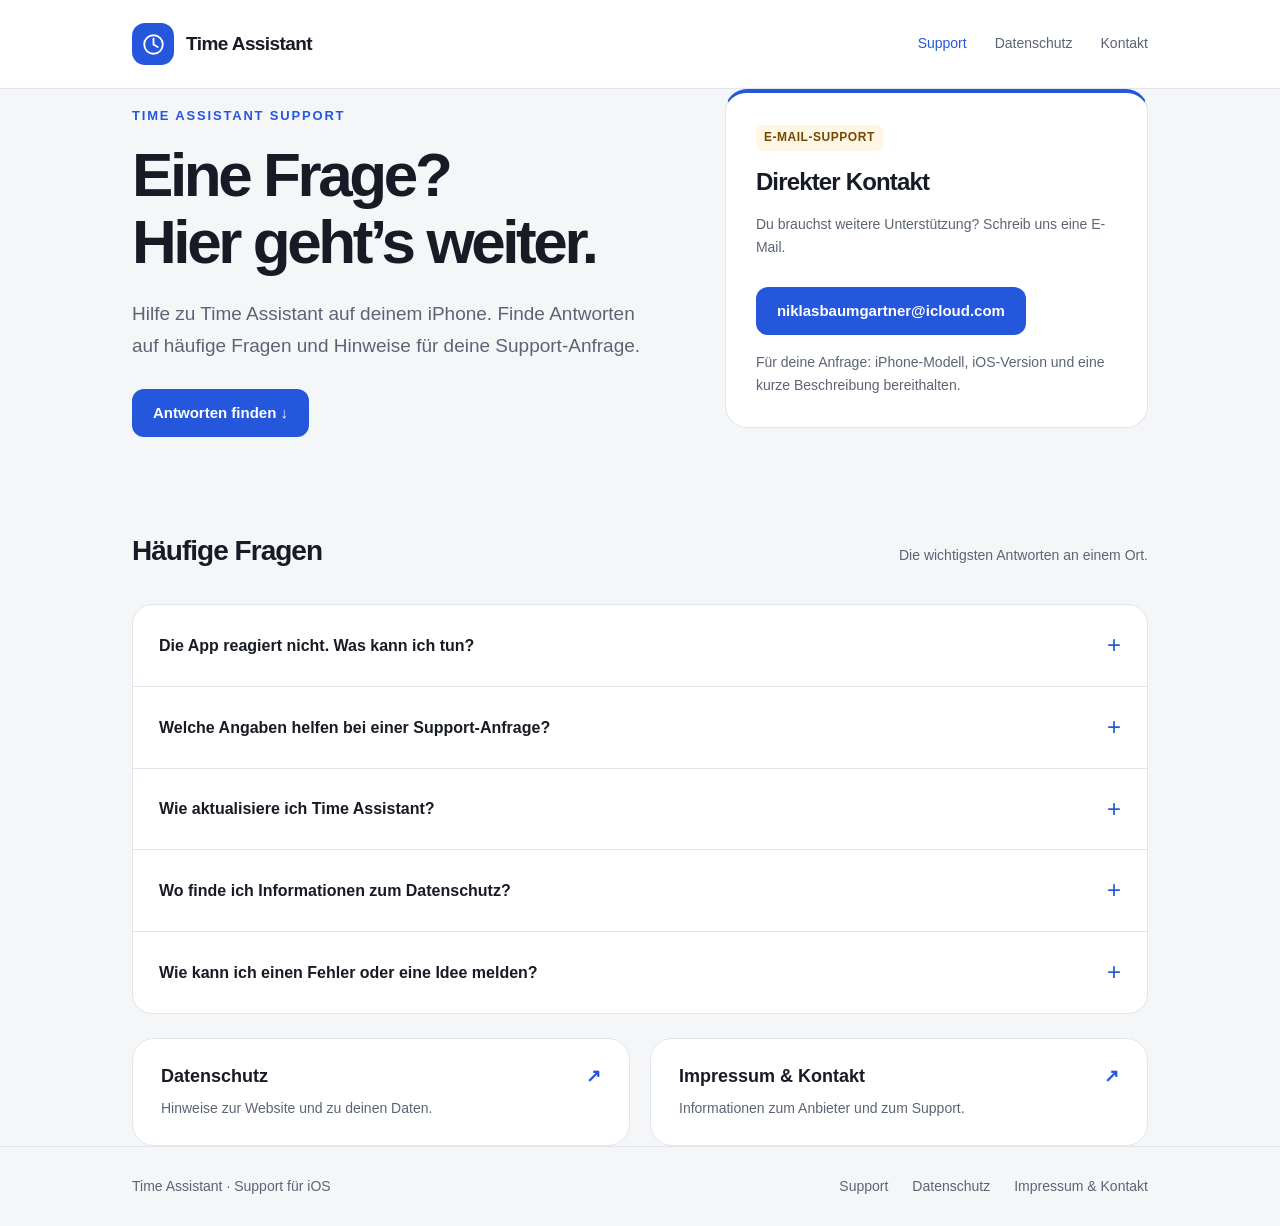
<file: index.html>
<!doctype html>
<html lang="de">
<head>
  <meta charset="utf-8">
  <meta name="viewport" content="width=device-width,initial-scale=1">
  <meta name="description" content="Hilfe und häufige Fragen zur iOS-App Time Assistant. Support, Kontakt und Datenschutzinformationen.">
  <meta name="theme-color" content="#2557dc">
  <title>Support · Time Assistant</title>
  <link rel="stylesheet" href="styles.css">
  <link rel="icon" href="favicon.svg" type="image/svg+xml">
</head>
<body>
  <a class="skip" href="#inhalt">Zum Inhalt springen</a>
  <header><div class="wrap bar"><a class="brand" href="index.html"><span class="mark" aria-hidden="true"><svg viewBox="0 0 32 32" fill="none" stroke="currentColor" stroke-width="2.2" stroke-linecap="round"><circle cx="16" cy="16" r="11"/><path d="M16 9v7l5 3"/></svg></span>Time Assistant</a><nav aria-label="Hauptnavigation"><a href="index.html" aria-current="page">Support</a><a href="datenschutz.html">Datenschutz</a><a href="impressum.html">Kontakt</a></nav></div></header>
  <main id="inhalt" class="wrap">
    <div class="intro">
      <section class="intro-copy"><p class="eyebrow">Time Assistant Support</p><h1>Eine Frage?<br>Hier geht’s weiter.</h1><p class="lead">Hilfe zu Time Assistant auf deinem iPhone. Finde Antworten auf häufige Fragen und Hinweise für deine Support-Anfrage.</p><a class="button" href="#faq">Antworten finden <span aria-hidden="true">&nbsp;↓</span></a></section>
      <aside class="card contact-card" id="kontakt" aria-labelledby="kontakt-titel"><span class="badge">E-MAIL-SUPPORT</span><h2 id="kontakt-titel">Direkter Kontakt</h2><p class="small">Du brauchst weitere Unterstützung? Schreib uns eine E-Mail.</p><p><a class="button" href="mailto:niklasbaumgartner@icloud.com">niklasbaumgartner@icloud.com</a></p><p class="small">Für deine Anfrage: iPhone-Modell, iOS-Version und eine kurze Beschreibung bereithalten.</p></aside>
    </div>
    <section class="section" id="faq" aria-labelledby="faq-titel">
      <div class="section-head"><h2 id="faq-titel">Häufige Fragen</h2><p>Die wichtigsten Antworten an einem Ort.</p></div>
      <div class="faq">
        <details><summary>Die App reagiert nicht. Was kann ich tun?</summary><p>Schließe Time Assistant und öffne die App erneut. Prüfe anschließend im App Store, ob ein Update verfügbar ist. Falls das Problem bleibt, starte dein iPhone neu. Lösche die App nicht vorschnell: Dabei können lokal gespeicherte Daten verloren gehen.</p></details>
        <details><summary>Welche Angaben helfen bei einer Support-Anfrage?</summary><p>Nenne dein iPhone-Modell, die iOS-Version und möglichst die App-Version. Beschreibe kurz, was du tun wolltest, was stattdessen passiert ist und wie sich das Problem wiederholen lässt. Ein Screenshot kann helfen; verdecke bitte persönliche Informationen.</p></details>
        <details><summary>Wie aktualisiere ich Time Assistant?</summary><p>Öffne den App Store und suche nach Time Assistant. Wenn eine neue Version für dein Gerät verfügbar ist, kannst du sie über „Aktualisieren“ installieren.</p></details>
        <details><summary>Wo finde ich Informationen zum Datenschutz?</summary><p>Auf der <a href="datenschutz.html">Datenschutz-Seite</a> erfährst du, wie Time Assistant Daten speichert und welche Daten beim Aufruf dieser Website verarbeitet werden.</p></details>
        <details><summary>Wie kann ich einen Fehler oder eine Idee melden?</summary><p>Schreibe an <a href="mailto:niklasbaumgartner@icloud.com">niklasbaumgartner@icloud.com</a>. Beschreibe bei einem Fehler auch das erwartete Verhalten. Für einen Verbesserungsvorschlag reicht eine kurze Erklärung, wobei dir die Funktion helfen würde.</p></details>
      </div>
    </section>
    <div class="links"><a class="card link-card" href="datenschutz.html"><h3>Datenschutz <span class="arrow" aria-hidden="true">↗</span></h3><p>Hinweise zur Website und zu deinen Daten.</p></a><a class="card link-card" href="impressum.html"><h3>Impressum &amp; Kontakt <span class="arrow" aria-hidden="true">↗</span></h3><p>Informationen zum Anbieter und zum Support.</p></a></div>
  </main>
  <footer><div class="wrap footer-row"><p>Time Assistant <span aria-hidden="true">·</span> Support für iOS</p><div class="footer-links"><a href="index.html">Support</a><a href="datenschutz.html">Datenschutz</a><a href="impressum.html">Impressum &amp; Kontakt</a></div></div></footer>
</body>
</html>
</file>
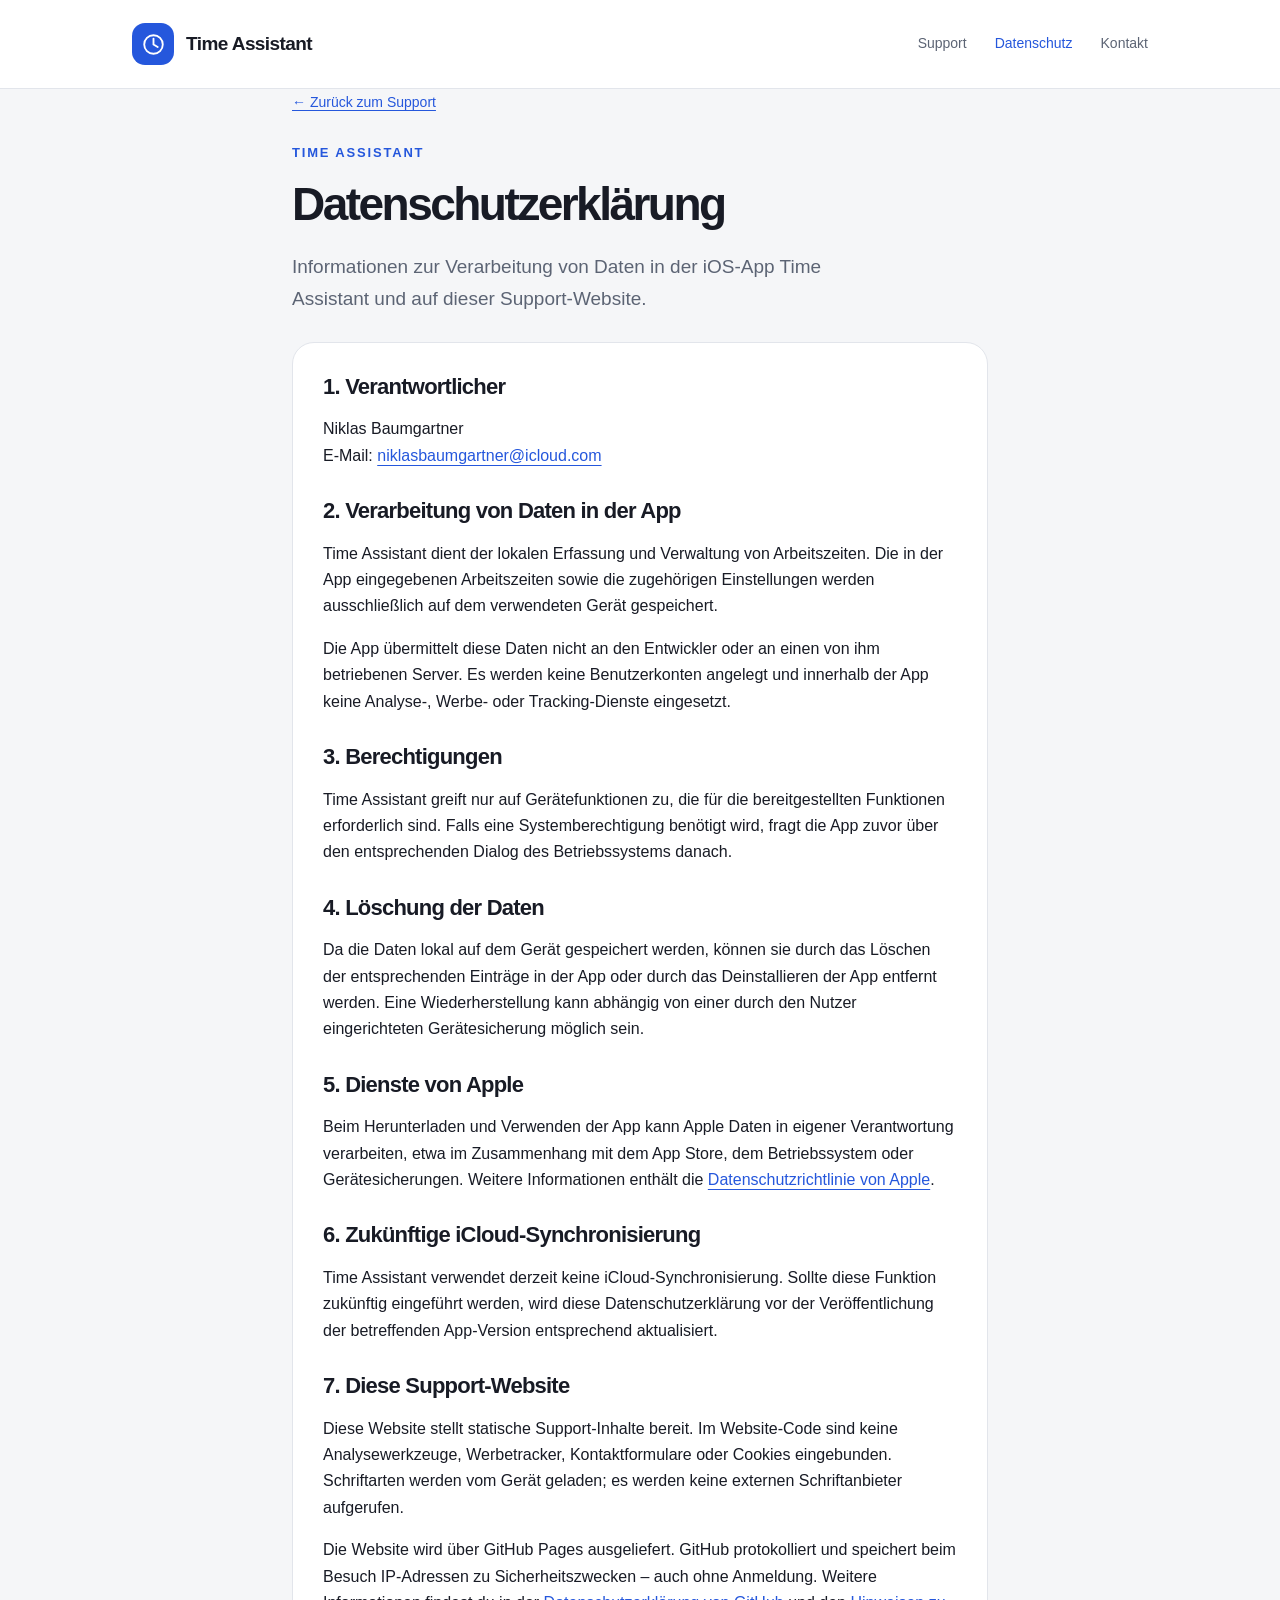
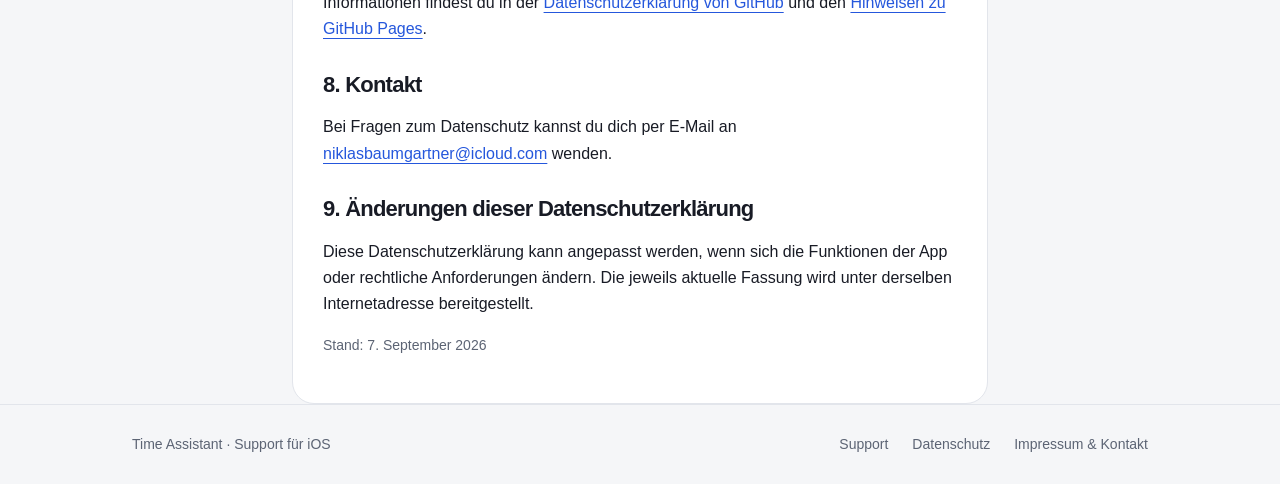
<file: datenschutz.html>
<!doctype html>
<html lang="de">
<head>
  <meta charset="utf-8">
  <meta name="viewport" content="width=device-width,initial-scale=1">
  <meta name="description" content="Datenschutzerklärung für die iOS-App Time Assistant und ihre Support-Website.">
  <meta name="theme-color" content="#2557dc">
  <title>Datenschutz · Time Assistant</title>
  <link rel="stylesheet" href="styles.css">
  <link rel="icon" href="favicon.svg" type="image/svg+xml">
</head>
<body>
  <a class="skip" href="#inhalt">Zum Inhalt springen</a>
  <header><div class="wrap bar"><a class="brand" href="index.html"><span class="mark" aria-hidden="true"><svg viewBox="0 0 32 32" fill="none" stroke="currentColor" stroke-width="2.2" stroke-linecap="round"><circle cx="16" cy="16" r="11"/><path d="M16 9v7l5 3"/></svg></span>Time Assistant</a><nav aria-label="Hauptnavigation"><a href="index.html">Support</a><a href="datenschutz.html" aria-current="page">Datenschutz</a><a href="impressum.html">Kontakt</a></nav></div></header>
  <main id="inhalt" class="wrap document">
    <a class="back" href="index.html">← Zurück zum Support</a>
    <p class="eyebrow">Time Assistant</p><h1>Datenschutzerklärung</h1><p class="lead">Informationen zur Verarbeitung von Daten in der iOS-App Time Assistant und auf dieser Support-Website.</p>
    <section class="card">
      <h2>1. Verantwortlicher</h2><p>Niklas Baumgartner<br>E-Mail: <a href="mailto:niklasbaumgartner@icloud.com">niklasbaumgartner@icloud.com</a></p>
      <h2>2. Verarbeitung von Daten in der App</h2><p>Time Assistant dient der lokalen Erfassung und Verwaltung von Arbeitszeiten. Die in der App eingegebenen Arbeitszeiten sowie die zugehörigen Einstellungen werden ausschließlich auf dem verwendeten Gerät gespeichert.</p><p>Die App übermittelt diese Daten nicht an den Entwickler oder an einen von ihm betriebenen Server. Es werden keine Benutzerkonten angelegt und innerhalb der App keine Analyse-, Werbe- oder Tracking-Dienste eingesetzt.</p>
      <h2>3. Berechtigungen</h2><p>Time Assistant greift nur auf Gerätefunktionen zu, die für die bereitgestellten Funktionen erforderlich sind. Falls eine Systemberechtigung benötigt wird, fragt die App zuvor über den entsprechenden Dialog des Betriebssystems danach.</p>
      <h2>4. Löschung der Daten</h2><p>Da die Daten lokal auf dem Gerät gespeichert werden, können sie durch das Löschen der entsprechenden Einträge in der App oder durch das Deinstallieren der App entfernt werden. Eine Wiederherstellung kann abhängig von einer durch den Nutzer eingerichteten Gerätesicherung möglich sein.</p>
      <h2>5. Dienste von Apple</h2><p>Beim Herunterladen und Verwenden der App kann Apple Daten in eigener Verantwortung verarbeiten, etwa im Zusammenhang mit dem App Store, dem Betriebssystem oder Gerätesicherungen. Weitere Informationen enthält die <a href="https://www.apple.com/legal/privacy/de-ww/" rel="noopener noreferrer">Datenschutzrichtlinie von Apple</a>.</p>
      <h2>6. Zukünftige iCloud-Synchronisierung</h2><p>Time Assistant verwendet derzeit keine iCloud-Synchronisierung. Sollte diese Funktion zukünftig eingeführt werden, wird diese Datenschutzerklärung vor der Veröffentlichung der betreffenden App-Version entsprechend aktualisiert.</p>
      <h2>7. Diese Support-Website</h2><p>Diese Website stellt statische Support-Inhalte bereit. Im Website-Code sind keine Analysewerkzeuge, Werbetracker, Kontaktformulare oder Cookies eingebunden. Schriftarten werden vom Gerät geladen; es werden keine externen Schriftanbieter aufgerufen.</p><p>Die Website wird über GitHub Pages ausgeliefert. GitHub protokolliert und speichert beim Besuch IP-Adressen zu Sicherheitszwecken – auch ohne Anmeldung. Weitere Informationen findest du in der <a href="https://docs.github.com/en/site-policy/privacy-policies/github-general-privacy-statement">Datenschutzerklärung von GitHub</a> und den <a href="https://docs.github.com/en/pages/getting-started-with-github-pages/what-is-github-pages">Hinweisen zu GitHub Pages</a>.</p>
      <h2>8. Kontakt</h2><p>Bei Fragen zum Datenschutz kannst du dich per E-Mail an <a href="mailto:niklasbaumgartner@icloud.com">niklasbaumgartner@icloud.com</a> wenden.</p>
      <h2>9. Änderungen dieser Datenschutzerklärung</h2><p>Diese Datenschutzerklärung kann angepasst werden, wenn sich die Funktionen der App oder rechtliche Anforderungen ändern. Die jeweils aktuelle Fassung wird unter derselben Internetadresse bereitgestellt.</p>
      <p class="small">Stand: 7. September 2026</p>
    </section>
  </main>
  <footer><div class="wrap footer-row"><p>Time Assistant <span aria-hidden="true">·</span> Support für iOS</p><div class="footer-links"><a href="index.html">Support</a><a href="datenschutz.html">Datenschutz</a><a href="impressum.html">Impressum &amp; Kontakt</a></div></div></footer>
</body>
</html>
</file>
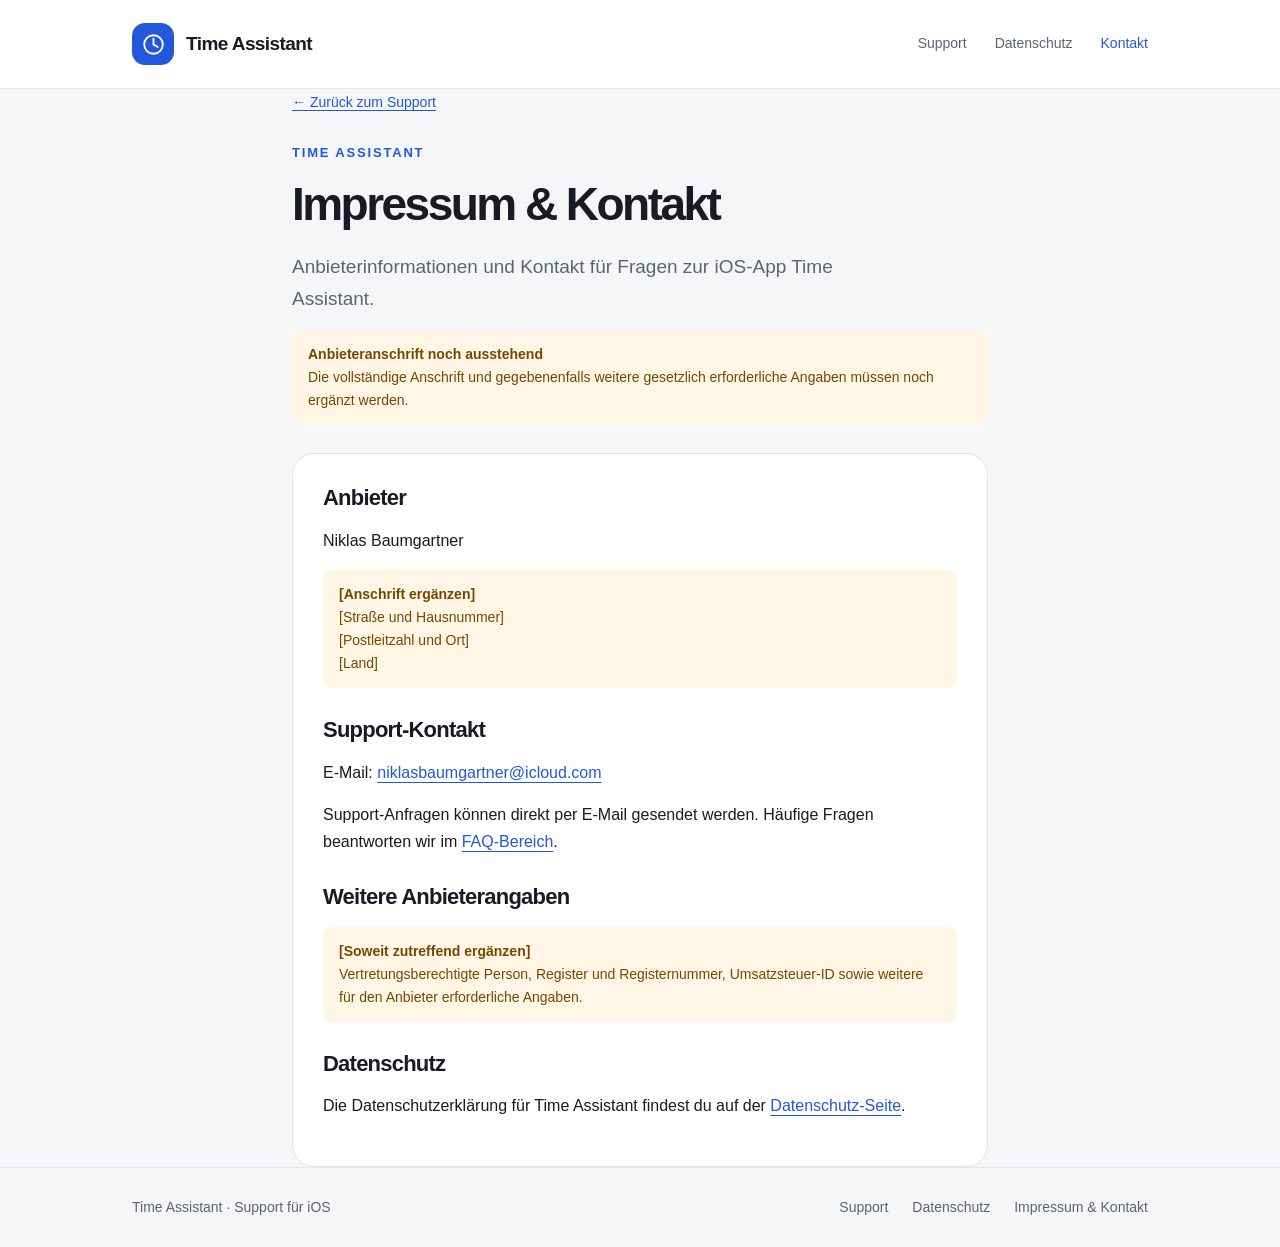
<file: impressum.html>
<!doctype html>
<html lang="de">
<head>
  <meta charset="utf-8">
  <meta name="viewport" content="width=device-width,initial-scale=1">
  <meta name="description" content="Anbieter- und Kontaktbereich der Time Assistant Support-Website.">
  <meta name="theme-color" content="#2557dc">
  <title>Impressum &amp; Kontakt · Time Assistant</title>
  <link rel="stylesheet" href="styles.css">
  <link rel="icon" href="favicon.svg" type="image/svg+xml">
</head>
<body>
  <a class="skip" href="#inhalt">Zum Inhalt springen</a>
  <header><div class="wrap bar"><a class="brand" href="index.html"><span class="mark" aria-hidden="true"><svg viewBox="0 0 32 32" fill="none" stroke="currentColor" stroke-width="2.2" stroke-linecap="round"><circle cx="16" cy="16" r="11"/><path d="M16 9v7l5 3"/></svg></span>Time Assistant</a><nav aria-label="Hauptnavigation"><a href="index.html">Support</a><a href="datenschutz.html">Datenschutz</a><a href="impressum.html" aria-current="page">Kontakt</a></nav></div></header>
  <main id="inhalt" class="wrap document">
    <a class="back" href="index.html">← Zurück zum Support</a>
    <p class="eyebrow">Time Assistant</p><h1>Impressum &amp; Kontakt</h1><p class="lead">Anbieterinformationen und Kontakt für Fragen zur iOS-App Time Assistant.</p>
    <div class="placeholder"><strong>Anbieteranschrift noch ausstehend</strong>Die vollständige Anschrift und gegebenenfalls weitere gesetzlich erforderliche Angaben müssen noch ergänzt werden.</div>
    <section class="card">
      <h2>Anbieter</h2><p>Niklas Baumgartner</p><p class="placeholder"><strong>[Anschrift ergänzen]</strong>[Straße und Hausnummer]<br>[Postleitzahl und Ort]<br>[Land]</p>
      <h2>Support-Kontakt</h2><p>E-Mail: <a href="mailto:niklasbaumgartner@icloud.com">niklasbaumgartner@icloud.com</a></p><p>Support-Anfragen können direkt per E-Mail gesendet werden. Häufige Fragen beantworten wir im <a href="index.html#faq">FAQ-Bereich</a>.</p>
      <h2>Weitere Anbieterangaben</h2><p class="placeholder"><strong>[Soweit zutreffend ergänzen]</strong>Vertretungsberechtigte Person, Register und Registernummer, Umsatzsteuer-ID sowie weitere für den Anbieter erforderliche Angaben.</p>
      <h2>Datenschutz</h2><p>Die Datenschutzerklärung für Time Assistant findest du auf der <a href="datenschutz.html">Datenschutz-Seite</a>.</p>
    </section>
  </main>
  <footer><div class="wrap footer-row"><p>Time Assistant <span aria-hidden="true">·</span> Support für iOS</p><div class="footer-links"><a href="index.html">Support</a><a href="datenschutz.html">Datenschutz</a><a href="impressum.html">Impressum &amp; Kontakt</a></div></div></footer>
</body>
</html>
</file>
<file: styles.css>
:root{color-scheme:light dark;--bg:#f5f6f8;--surface:#fff;--ink:#181b25;--muted:#5c6474;--line:#e2e5eb;--accent:#2557dc;--tint:#edf2ff;--notice:#fff6e5;--notice-ink:#754800}*{box-sizing:border-box}html{scroll-behavior:smooth;scroll-padding-top:6rem}body{margin:0;font-family:-apple-system,BlinkMacSystemFont,"Segoe UI",sans-serif;font-size:16px;line-height:1.65;background:var(--bg);color:var(--ink);-webkit-font-smoothing:antialiased}a{color:var(--accent);text-underline-offset:.22em}a:hover{text-decoration:underline}a:focus-visible,summary:focus-visible{outline:3px solid var(--accent);outline-offset:5px;border-radius:5px}.skip{position:absolute;left:1rem;top:-5rem;padding:.7rem;background:var(--surface);z-index:3}.skip:focus{top:1rem}.wrap{max-width:1080px;margin:auto;padding:0 32px}header{background:var(--surface);border-bottom:1px solid var(--line)}.bar{display:flex;align-items:center;justify-content:space-between;gap:24px;min-height:88px}.brand{display:flex;align-items:center;gap:12px;color:var(--ink);font-weight:650;text-decoration:none;letter-spacing:-.03em;font-size:19px}.mark{display:grid;place-items:center;width:42px;height:42px;background:var(--accent);color:white;border-radius:13px;flex-shrink:0}.mark svg{width:27px;height:27px}nav{display:flex;gap:28px}nav a{font-size:14px;color:var(--muted);text-decoration:none}nav a[aria-current=page]{color:var(--accent)}main{padding-top:68px;padding-bottom:76px}.eyebrow{color:var(--accent);font-size:13px;font-weight:700;letter-spacing:.14em;text-transform:uppercase;margin:0 0 16px}h1{font-size:clamp(38px,6vw,62px);line-height:1.08;letter-spacing:-.055em;font-weight:700;margin:0 0 22px}h2{font-size:28px;line-height:1.25;letter-spacing:-.035em;margin:0 0 16px}h3{font-size:18px;line-height:1.4;margin:0 0 8px}p{margin:0 0 16px}.lead{font-size:19px;line-height:1.65;color:var(--muted);max-width:570px}.intro{display:grid;grid-template-columns:1.25fr 1fr;gap:64px;align-items:start}.intro-copy{padding:16px 0 30px}.button{display:inline-flex;align-items:center;justify-content:center;min-height:48px;background:var(--accent);color:#fff;border-radius:12px;text-decoration:none;padding:11px 21px;font-size:15px;font-weight:600;margin-top:12px}.button:hover{filter:brightness(.92);text-decoration:none}.card{background:var(--surface);border:1px solid var(--line);border-radius:22px;padding:30px}.contact-card{border-top:4px solid var(--accent)}.small{font-size:14px;color:var(--muted)}.badge{display:inline-block;font-size:12px;letter-spacing:.045em;font-weight:700;background:var(--notice);color:var(--notice-ink);border-radius:6px;padding:3px 8px;margin-bottom:16px}.placeholder{background:var(--notice);color:var(--notice-ink);padding:13px 16px;border-radius:10px;font-size:14px;overflow-wrap:anywhere}.placeholder strong{display:block}.contact-card h2{font-size:24px}.contact-card p:last-child{margin-bottom:0}.section{margin-top:66px}.section-head{display:flex;align-items:baseline;justify-content:space-between;gap:20px;margin-bottom:20px}.section-head p{color:var(--muted);font-size:14px}.faq{border:1px solid var(--line);border-radius:20px;overflow:hidden;background:var(--surface)}details+details{border-top:1px solid var(--line)}summary{cursor:pointer;display:flex;justify-content:space-between;align-items:center;gap:20px;padding:23px 26px;list-style:none;font-weight:600;line-height:1.45}summary::-webkit-details-marker{display:none}summary::after{content:'+';font-size:24px;font-weight:400;color:var(--accent);flex-shrink:0}details[open] summary::after{content:'−'}details p{padding:0 26px 24px;margin:0;color:var(--muted);max-width:850px}.links{display:grid;grid-template-columns:1fr 1fr;gap:20px;margin-top:24px}.link-card{display:block;text-decoration:none;color:var(--ink);padding:25px 28px}.link-card:hover{border-color:var(--accent);text-decoration:none}.link-card p{font-size:14px;color:var(--muted);margin:0}.link-card h3{display:flex;justify-content:space-between}.arrow{color:var(--accent)}footer{border-top:1px solid var(--line);padding:28px 0;color:var(--muted);font-size:14px}.footer-row{display:flex;justify-content:space-between;gap:20px}.footer-row p{margin:0}.footer-links{display:flex;flex-wrap:wrap;gap:24px}.footer-links a{color:var(--muted);text-decoration:none}.document{max-width:760px}.document h1{font-size:46px}.document .card{margin-top:28px}.document h2{font-size:22px;margin-top:28px}.document h2:first-child{margin-top:0}.document ul{padding-left:22px;color:var(--muted)}.document .back{display:inline-block;margin-bottom:28px;font-size:14px}.document p{overflow-wrap:anywhere}@media(max-width:720px){.wrap{padding:0 22px}.bar{min-height:80px;gap:16px;flex-wrap:wrap;padding-top:16px;padding-bottom:16px}nav{gap:20px}.brand{font-size:18px}main{padding-top:38px;padding-bottom:48px}.intro{grid-template-columns:1fr;gap:16px}.intro-copy{padding:0}.lead{font-size:18px}.card{padding:24px}.section{margin-top:42px}.section-head{display:block}.section-head h2{margin-bottom:8px}.section-head p{margin-bottom:0}.links{grid-template-columns:1fr;gap:14px}summary{padding:20px}details p{padding:0 20px 22px}.footer-row{flex-direction:column;gap:14px}.document h1{font-size:36px}}@media(prefers-color-scheme:dark){:root{--bg:#101216;--surface:#191c23;--ink:#f1f3f9;--muted:#adb5c6;--line:#303641;--accent:#89aaff;--tint:#202b45;--notice:#302818;--notice-ink:#f2cd86}.button,.mark{background:#365fdf;color:white}}@media(prefers-reduced-motion:reduce){html{scroll-behavior:auto}}
</file>
